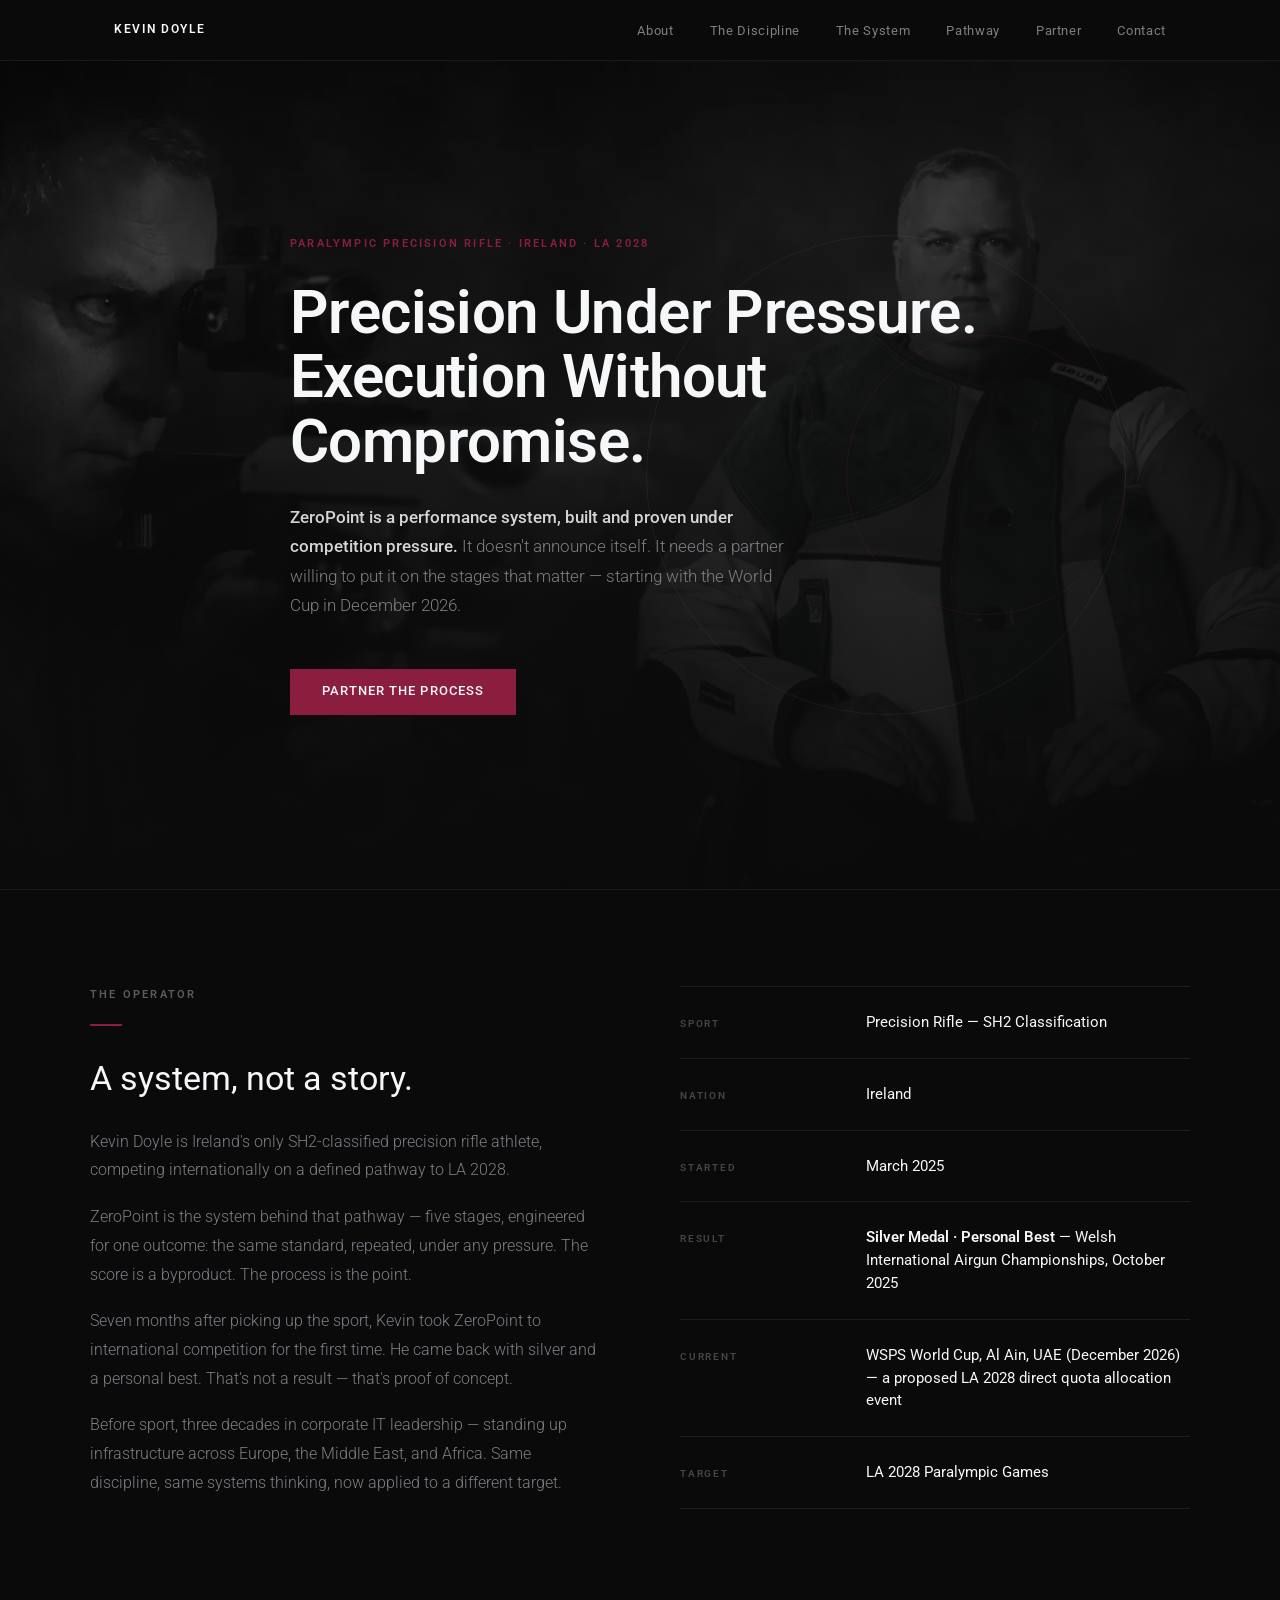
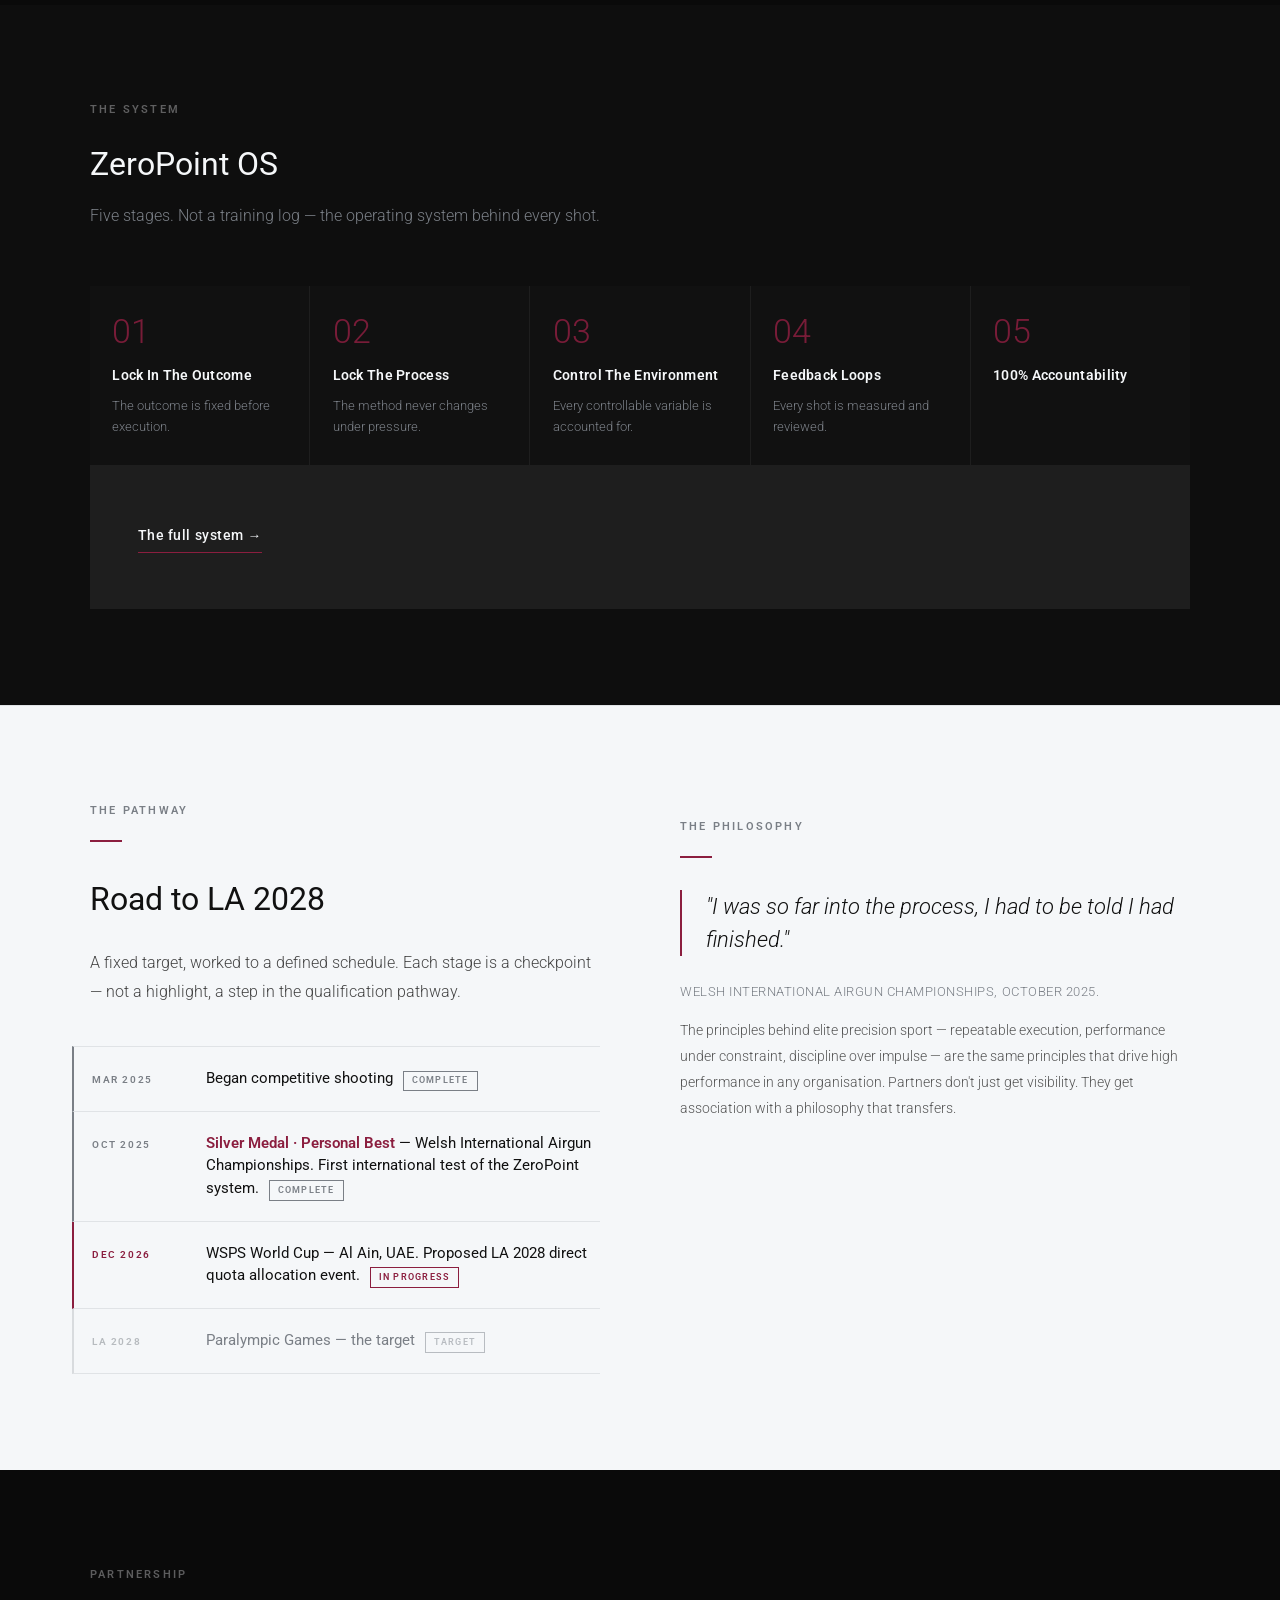
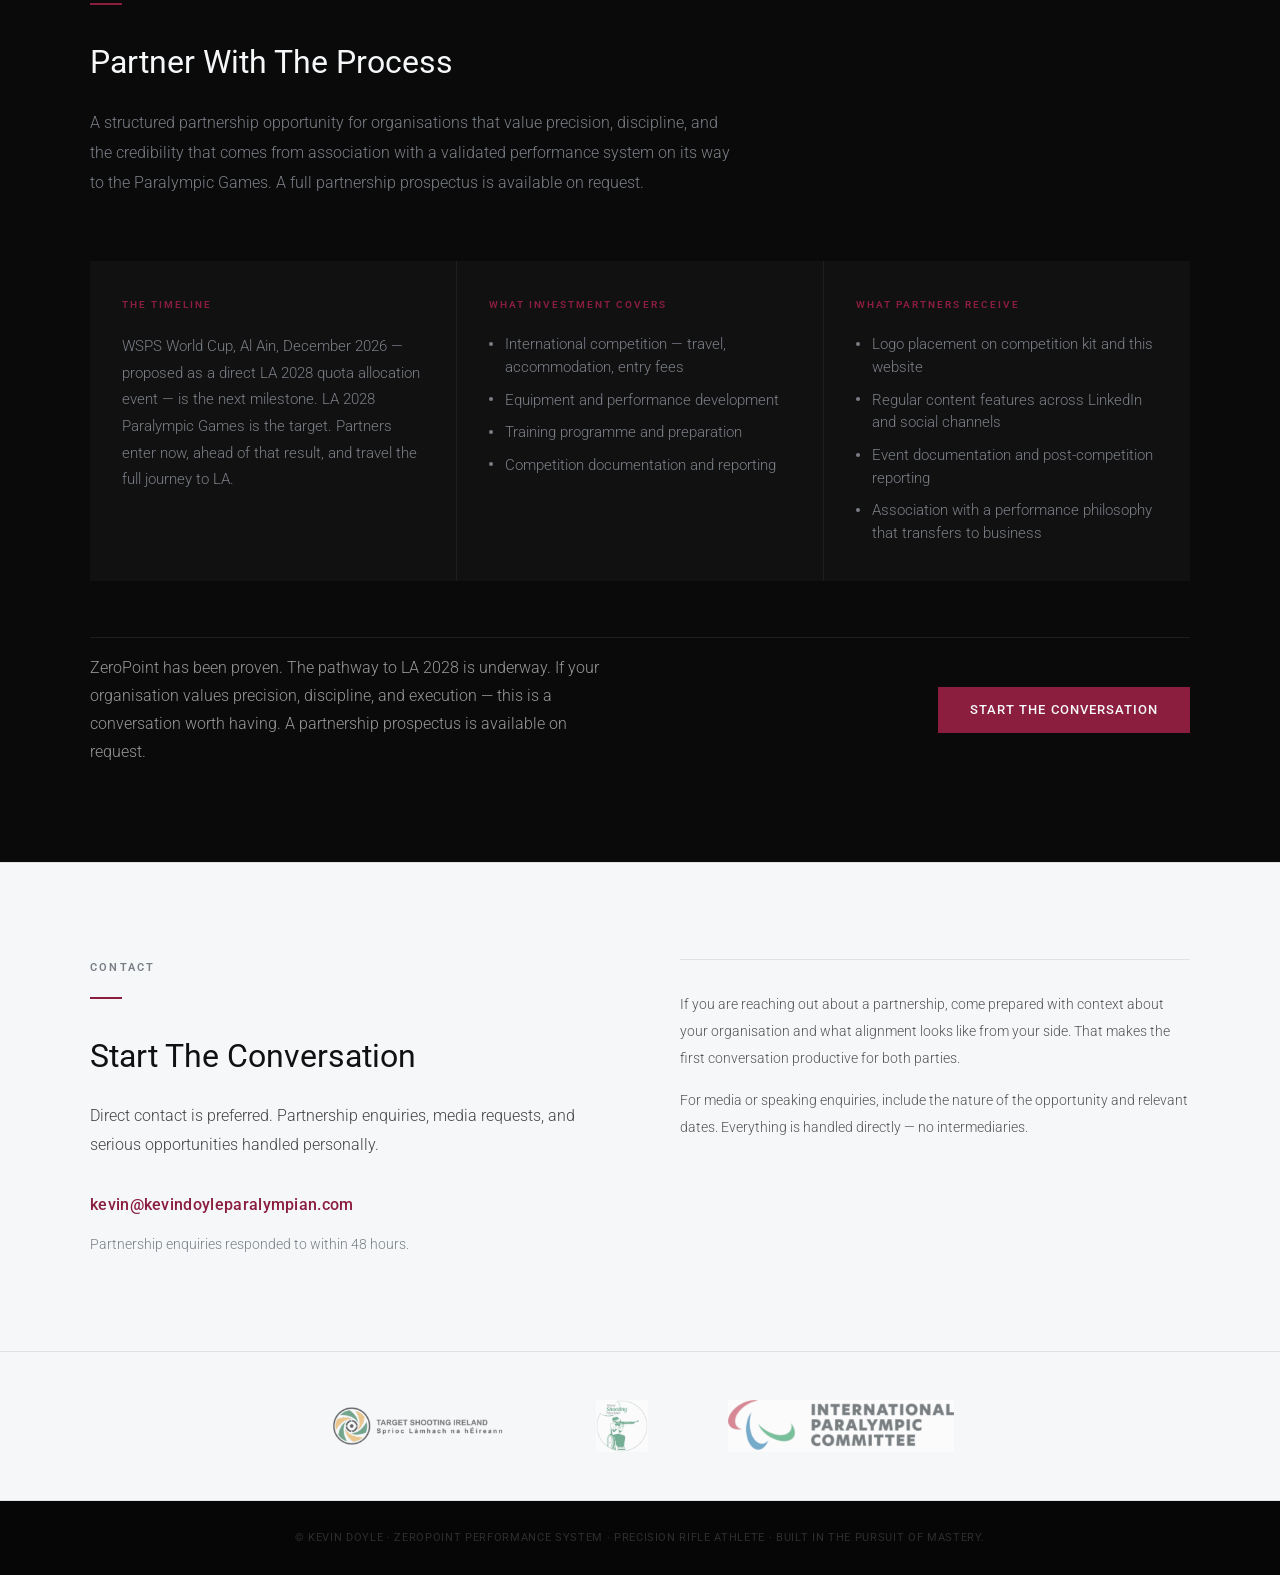
<file: index.html>
<!DOCTYPE html>
<html lang="en-GB">

<head>
  <!-- Google tag (gtag.js) -->
  <script async src="https://www.googletagmanager.com/gtag/js?id=G-MNPKL9EB6D"></script>
  <script>
    window.dataLayer = window.dataLayer || [];

    function gtag() {
      dataLayer.push(arguments);
    }
    gtag('js', new Date());

    gtag('config', 'G-MNPKL9EB6D');
  </script>
  <script type="text/javascript">
    (function (c, l, a, r, i, t, y) {
      c[a] = c[a] || function () {
        (c[a].q = c[a].q || []).push(arguments)
      };
      t = l.createElement(r);
      t.async = 1;
      t.src = "https://www.clarity.ms/tag/" + i;
      y = l.getElementsByTagName(r)[0];
      y.parentNode.insertBefore(t, y);
    })(window, document, "clarity", "script", "xsypkdxcrq");
  </script>
  <meta charset="UTF-8">
  <meta name="viewport" content="width=device-width, initial-scale=1">
  <title>Kevin Doyle | ZeroPoint — Precision Rifle Athlete</title>
  <meta name="description"
    content="Precision Under Pressure. Execution Without Compromise. Irish Paralympic precision rifle athlete building toward LA 2028.">
  <meta property="og:title" content="Kevin Doyle | ZeroPoint">
  <meta property="og:description" content="Precision Under Pressure. Execution Without Compromise.">
  <meta property="og:type" content="profile">
  <meta property="og:image" content="https://kevindoyleparalympian.com/assets/img/Video-Lead-In-Image.webp">
  <meta property="og:url" content="https://kevindoyleparalympian.com/">
  <link rel="canonical" href="https://kevindoyleparalympian.com/">
  <link rel="preconnect" href="https://fonts.googleapis.com">
  <link rel="preconnect" href="https://fonts.gstatic.com" crossorigin>
  <link rel="preload"
    href="https://fonts.googleapis.com/css2?family=Roboto:ital,wght@0,300;0,400;0,500;0,600;1,300&display=swap"
    as="style" onload="this.onload=null;this.rel='stylesheet'">
  <noscript>
    <link href="https://fonts.googleapis.com/css2?family=Roboto:ital,wght@0,300;0,400;0,500;0,600;1,300&display=swap"
      rel="stylesheet">
  </noscript>
  <link rel="preload" as="image" href="assets/img/Video-Lead-In-Image.webp" fetchpriority="high">
  <link rel="stylesheet" href="assets/CSS/styles.css">

  <script type="application/ld+json">
    {
      "@context": "https://schema.org",
      "@type": "Person",
      "name": "Kevin Doyle",
      "url": "https://kevindoyleparalympian.com/",
      "image": "https://kevindoyleparalympian.com/assets/img/Video-Lead-In-Image.webp",
      "jobTitle": "Paralympic Precision Rifle Athlete",
      "nationality": "Irish",
      "description": "Ireland's only SH2-classified precision rifle athlete, competing internationally on a defined pathway to the LA 2028 Paralympic Games.",
      "memberOf": {
        "@type": "SportsOrganization",
        "name": "World Shooting Para Sport"
      },
      "knowsAbout": ["Para Shooting", "10m Air Rifle", "SH2 Classification", "Precision Rifle Sport"]
    }
  </script>

</head>

<body>

  <!-- NAV -->
  <nav>
    <div class="nav-inner">
      <span class="nav-brand">Kevin Doyle</span>
      <button class="nav-toggle" aria-label="Toggle menu" onclick="this.nextElementSibling.classList.toggle('open')">
        <span></span><span></span><span></span>
      </button>
      <ul class="nav-links">
        <li><a href="#about">About</a></li>
        <li><a href="the-discipline.html">The Discipline</a></li>
        <li><a href="zeropoint-os.html">The System</a></li>
        <li><a href="#mission">Pathway</a></li>
        <li><a href="#partner">Partner</a></li>
        <li><a href="#contact">Contact</a></li>
      </ul>
    </div>
  </nav>

  <main>

    <!-- HERO — carries the "why", not just the identity -->
    <section id="hero">
      <div class="hero-inner">
        <p class="hero-label">Paralympic Precision Rifle · Ireland · LA 2028</p>
        <h1 class="hero-title">Precision Under Pressure.<br>Execution Without Compromise.</h1>
        <p class="hero-sub"><strong>ZeroPoint is a performance system, built and proven under competition
            pressure.</strong> It doesn't announce itself. It needs a partner willing to put it on the stages that
          matter — starting with the World Cup in December 2026.</p>
        <a href="#partner" class="btn btn-primary">Partner The Process</a>
      </div>
    </section>

    <!-- IDENTITY (About + Philosophy, merged) -->
    <section id="about">
      <div class="about-inner">
        <div>
          <p class="eyebrow eyebrow--light">The Operator</p>
          <div class="rule"></div>
          <h2 class="about-title">A system, not a story.</h2>
          <div class="about-body">
            <p>Kevin Doyle is Ireland's only SH2-classified precision rifle athlete, competing internationally on a
              defined pathway to LA 2028.</p>
            <p>ZeroPoint is the system behind that pathway — five stages, engineered for one outcome: the same
              standard, repeated, under any pressure. The score is a byproduct. The process is the point.</p>
            <p>Seven months after picking up the sport, Kevin took ZeroPoint to international competition for the
              first time. He came back with silver and a personal best. That's not a result — that's proof of
              concept.</p>
            <p>Before sport, three decades in corporate IT leadership — standing up infrastructure across Europe, the
              Middle East, and Africa. Same discipline, same systems thinking, now applied to a different target.</p>
          </div>
        </div>
        <div class="about-stats">
          <div class="stat-row">
            <span class="stat-label">Sport</span>
            <span class="stat-value">Precision Rifle — SH2 Classification</span>
          </div>
          <div class="stat-row">
            <span class="stat-label">Nation</span>
            <span class="stat-value">Ireland</span>
          </div>
          <div class="stat-row">
            <span class="stat-label">Started</span>
            <span class="stat-value">March 2025</span>
          </div>
          <div class="stat-row">
            <span class="stat-label">Result</span>
            <span class="stat-value"><strong>Silver Medal · Personal Best</strong> — Welsh International Airgun
              Championships, October 2025</span>
          </div>
          <div class="stat-row">
            <span class="stat-label">Current</span>
            <span class="stat-value">WSPS World Cup, Al Ain, UAE (December 2026) — a proposed LA 2028 direct quota
              allocation event</span>
          </div>
          <div class="stat-row">
            <span class="stat-label">Target</span>
            <span class="stat-value">LA 2028 Paralympic Games</span>
          </div>
        </div>
      </div>
    </section>

    <!-- ZERO POINT OS — homepage summary; full five-stage detail lives on zeropoint-os.html -->
    <section id="system">
      <div class="system-inner">
        <div class="system-header">
          <p class="eyebrow eyebrow--light">The System</p>
          <h2 class="system-title">ZeroPoint OS</h2>
          <p class="system-sub">Five stages. Not a training log — the operating system behind every shot.</p>
        </div>
        <div class="system-grid">
          <div class="system-card">
            <p class="system-card-num">01</p>
            <h3 class="system-card-title">Lock In The Outcome</h3>
            <p class="system-card-body">The outcome is fixed before execution.</p>
          </div>
          <div class="system-card">
            <p class="system-card-num">02</p>
            <h3 class="system-card-title">Lock The Process</h3>
            <p class="system-card-body">The method never changes under pressure.</p>
          </div>
          <div class="system-card">
            <p class="system-card-num">03</p>
            <h3 class="system-card-title">Control The Environment</h3>
            <p class="system-card-body">Every controllable variable is accounted for.</p>
          </div>
          <div class="system-card">
            <p class="system-card-num">04</p>
            <h3 class="system-card-title">Feedback Loops</h3>
            <p class="system-card-body">Every shot is measured and reviewed.</p>
          </div>
          <div class="system-card">
            <p class="system-card-num">05</p>
            <h3 class="system-card-title">100% Accountability</h3>
          </div>
          <div class="system-cta">
            <a href="zeropoint-os.html" class="system-cta-link">The full system &rarr;</a>
          </div>
        </div>
    </section>

    <!-- PATHWAY -->
    <section id="mission">
      <div class="mission-inner">
        <div>
          <p class="eyebrow">The Pathway</p>
          <div class="rule"></div>
          <h2 class="mission-title">Road to LA 2028</h2>
          <p class="mission-body">A fixed target, worked to a defined schedule. Each stage is a checkpoint —
            not a highlight, a step in the qualification pathway.
          </p>
          <div class="timeline">
            <div class="timeline-item timeline-item--done">
              <span class="timeline-date">Mar 2025</span>
              <span class="timeline-event">Began competitive shooting<span
                  class="timeline-status">Complete</span></span>
            </div>
            <div class="timeline-item timeline-item--done">
              <span class="timeline-date">Oct 2025</span>
              <span class="timeline-event"><strong>Silver Medal · Personal Best</strong> — Welsh International Airgun
                Championships. First international test of the ZeroPoint system.<span
                  class="timeline-status">Complete</span></span>
            </div>
            <div class="timeline-item timeline-item--current">
              <span class="timeline-date">Dec 2026</span>
              <span class="timeline-event">WSPS World Cup — Al Ain, UAE. Proposed LA 2028 direct quota allocation
                event.<span class="timeline-status">In Progress</span></span>
            </div>
            <div class="timeline-item timeline-item--future">
              <span class="timeline-date">LA 2028</span>
              <span class="timeline-event">Paralympic Games — the target<span
                  class="timeline-status">Target</span></span>
            </div>
          </div>
        </div>
        <div class="mission-quote-block">
          <p class="eyebrow">The Philosophy</p>
          <div class="rule"></div>
          <p class="mission-quote">"I was so far into the process, I had to be told I had finished."</p>
          <p class="mission-quote-sub"><em>Welsh International Airgun Championships, October 2025.</em> The
            principles behind elite precision sport — repeatable execution, performance under constraint,
            discipline over impulse — are the same principles that drive high performance in any organisation.
            Partners don't just get visibility. They get association with a philosophy that transfers.</p>
        </div>
      </div>
    </section>

    <!-- PARTNER -->
    <section id="partner">
      <div class="partner-inner">
        <div class="partner-header">
          <p class="eyebrow eyebrow--light">Partnership</p>
          <div class="rule"></div>
          <h2 class="partner-title">Partner With The Process</h2>
          <p class="partner-lead">A structured partnership opportunity for organisations that value precision,
            discipline,
            and the credibility that comes from association with a validated performance system on its way to the
            Paralympic Games. A full partnership prospectus is available on request.</p>
        </div>
        <div class="partner-grid">
          <div class="partner-card">
            <p class="partner-card-title">The Timeline</p>
            <p class="partner-card-body">WSPS World Cup, Al Ain, December 2026 — proposed as a direct LA 2028 quota
              allocation event — is the next milestone. LA 2028 Paralympic Games is the target. Partners enter now,
              ahead of that result, and travel the full journey to LA.
            </p>
          </div>
          <div class="partner-card">
            <p class="partner-card-title">What Investment Covers</p>
            <ul class="partner-card-list">
              <li>International competition — travel, accommodation, entry fees</li>
              <li>Equipment and performance development</li>
              <li>Training programme and preparation</li>
              <li>Competition documentation and reporting</li>
            </ul>
          </div>
          <div class="partner-card">
            <p class="partner-card-title">What Partners Receive</p>
            <ul class="partner-card-list">
              <li>Logo placement on competition kit and this website</li>
              <li>Regular content features across LinkedIn and social channels</li>
              <li>Event documentation and post-competition reporting</li>
              <li>Association with a performance philosophy that transfers to business</li>
            </ul>
          </div>
        </div>
        <div class="partner-closing">
          <p class="partner-closing-text">ZeroPoint has been proven. The pathway to LA 2028 is underway. If your
            organisation values precision, discipline, and execution — this is a conversation worth having. A
            partnership
            prospectus is available on request.</p>
          <a href="#contact" class="btn btn-primary">Start The Conversation</a>
        </div>
      </div>
    </section>

    <!-- CONTACT -->
    <section id="contact">
      <div class="contact-inner">
        <div>
          <p class="eyebrow">Contact</p>
          <div class="rule"></div>
          <h2 class="contact-title">Start The Conversation</h2>
          <p class="contact-body">Direct contact is preferred. Partnership enquiries, media requests, and serious
            opportunities handled personally.</p>
          <a href="mailto:kevin@kevindoyleparalympian.com" class="contact-email">kevin@kevindoyleparalympian.com</a>
          <p class="contact-response">Partnership enquiries responded to within 48 hours.</p>
        </div>
        <div class="contact-detail">
          <p>If you are reaching out about a partnership, come prepared with context about your organisation and what
            alignment looks like from your side. That makes the first conversation productive for both parties.</p>
          <p>For media or speaking enquiries, include the nature of the opportunity and relevant dates. Everything is
            handled directly — no intermediaries.</p>
        </div>
      </div>
    </section>

    <!-- LOGO BAND -->
  </main>

  <div class="logo-band">
    <div class="logo-band-inner">
      <img src="assets/img/Target-Shooting-Ireland_Final_300-300x82.png" alt="Target Shooting Ireland" width="300"
        height="82" loading="lazy">
      <img src="assets/img/world-shooting-para-sports-300x300.jpg" alt="World Shooting Para Sport" width="300"
        height="300" loading="lazy">
      <img src="assets/img/ipc-300x69.png" alt="International Paralympic Committee" width="300" height="69"
        loading="lazy">
    </div>
  </div>

  <!-- FOOTER -->
  <footer>
    <div class="footer-inner" style="max-width:var(--max-w);margin:0 auto;">
      <p class="footer-copy">© Kevin Doyle · ZeroPoint Performance System · Precision Rifle Athlete · Built in the
        pursuit of mastery.</p>
    </div>
  </footer>

</body>

</html>
</file>
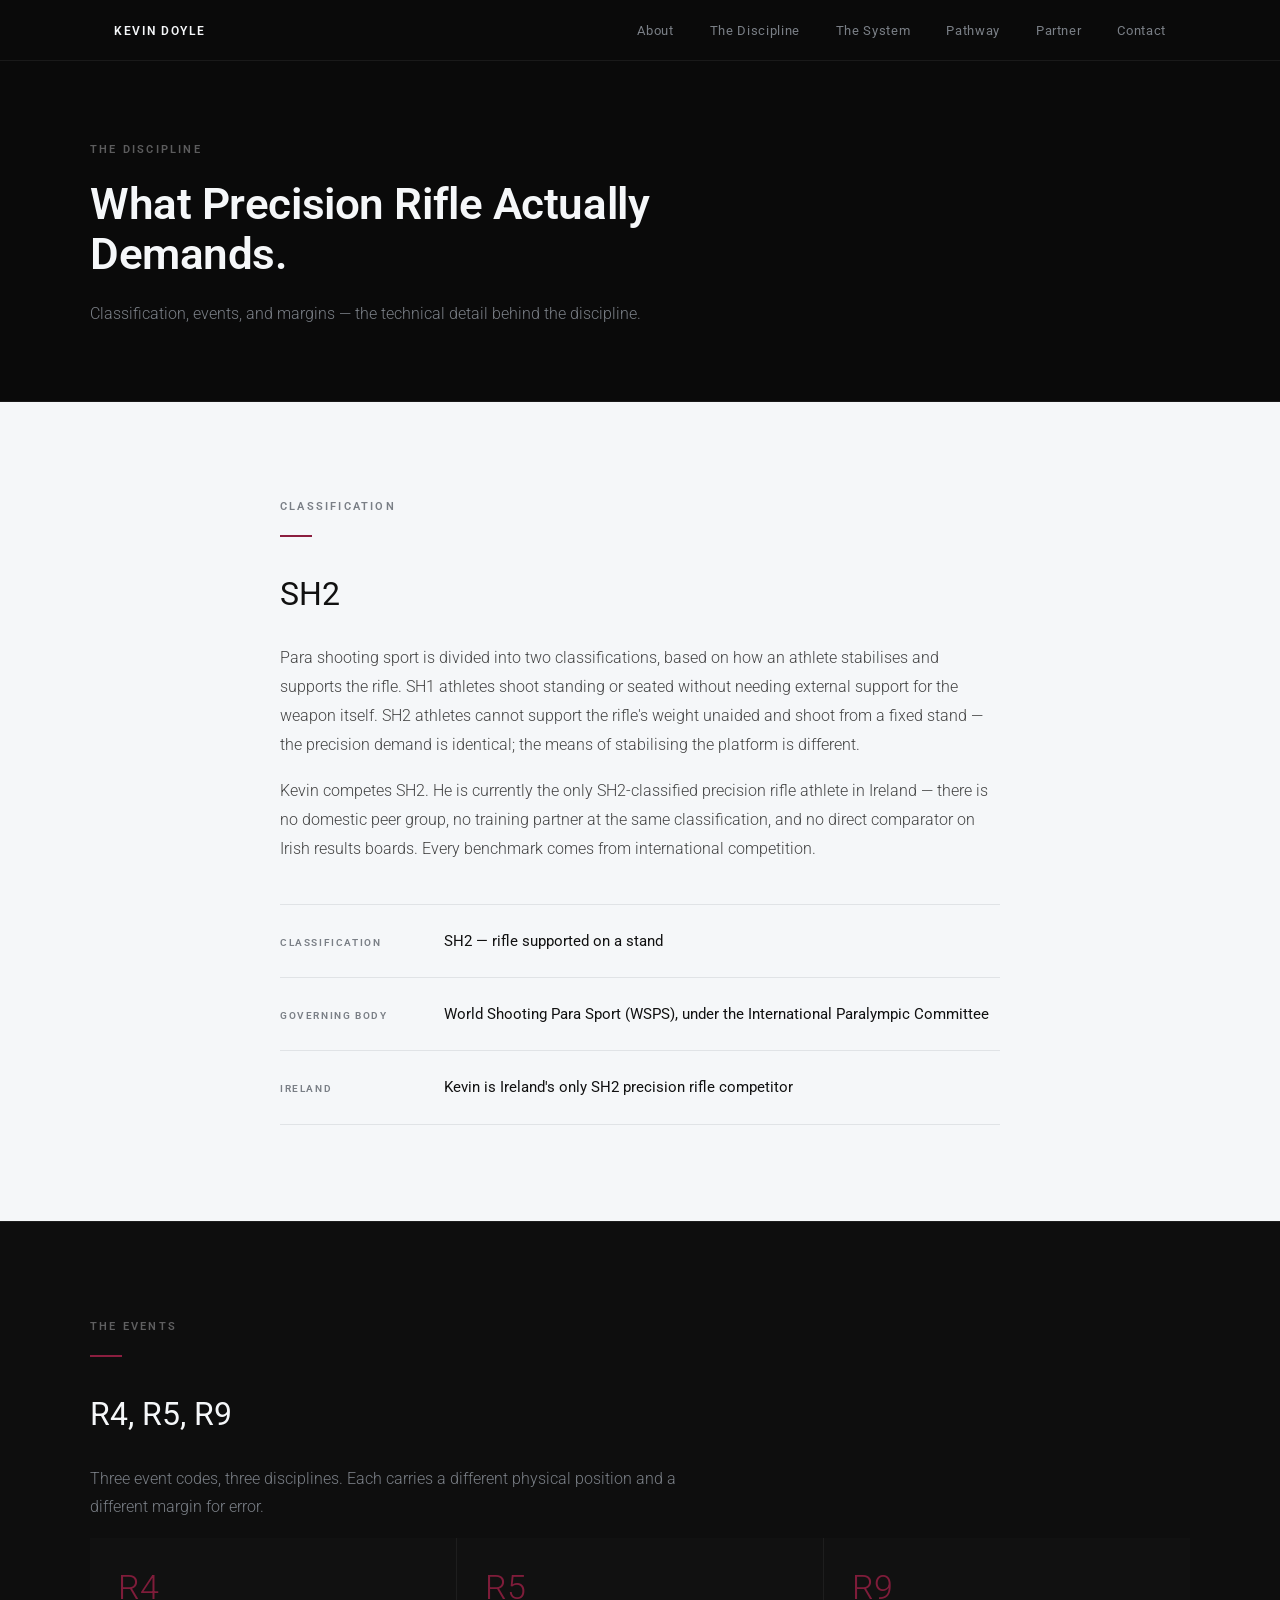
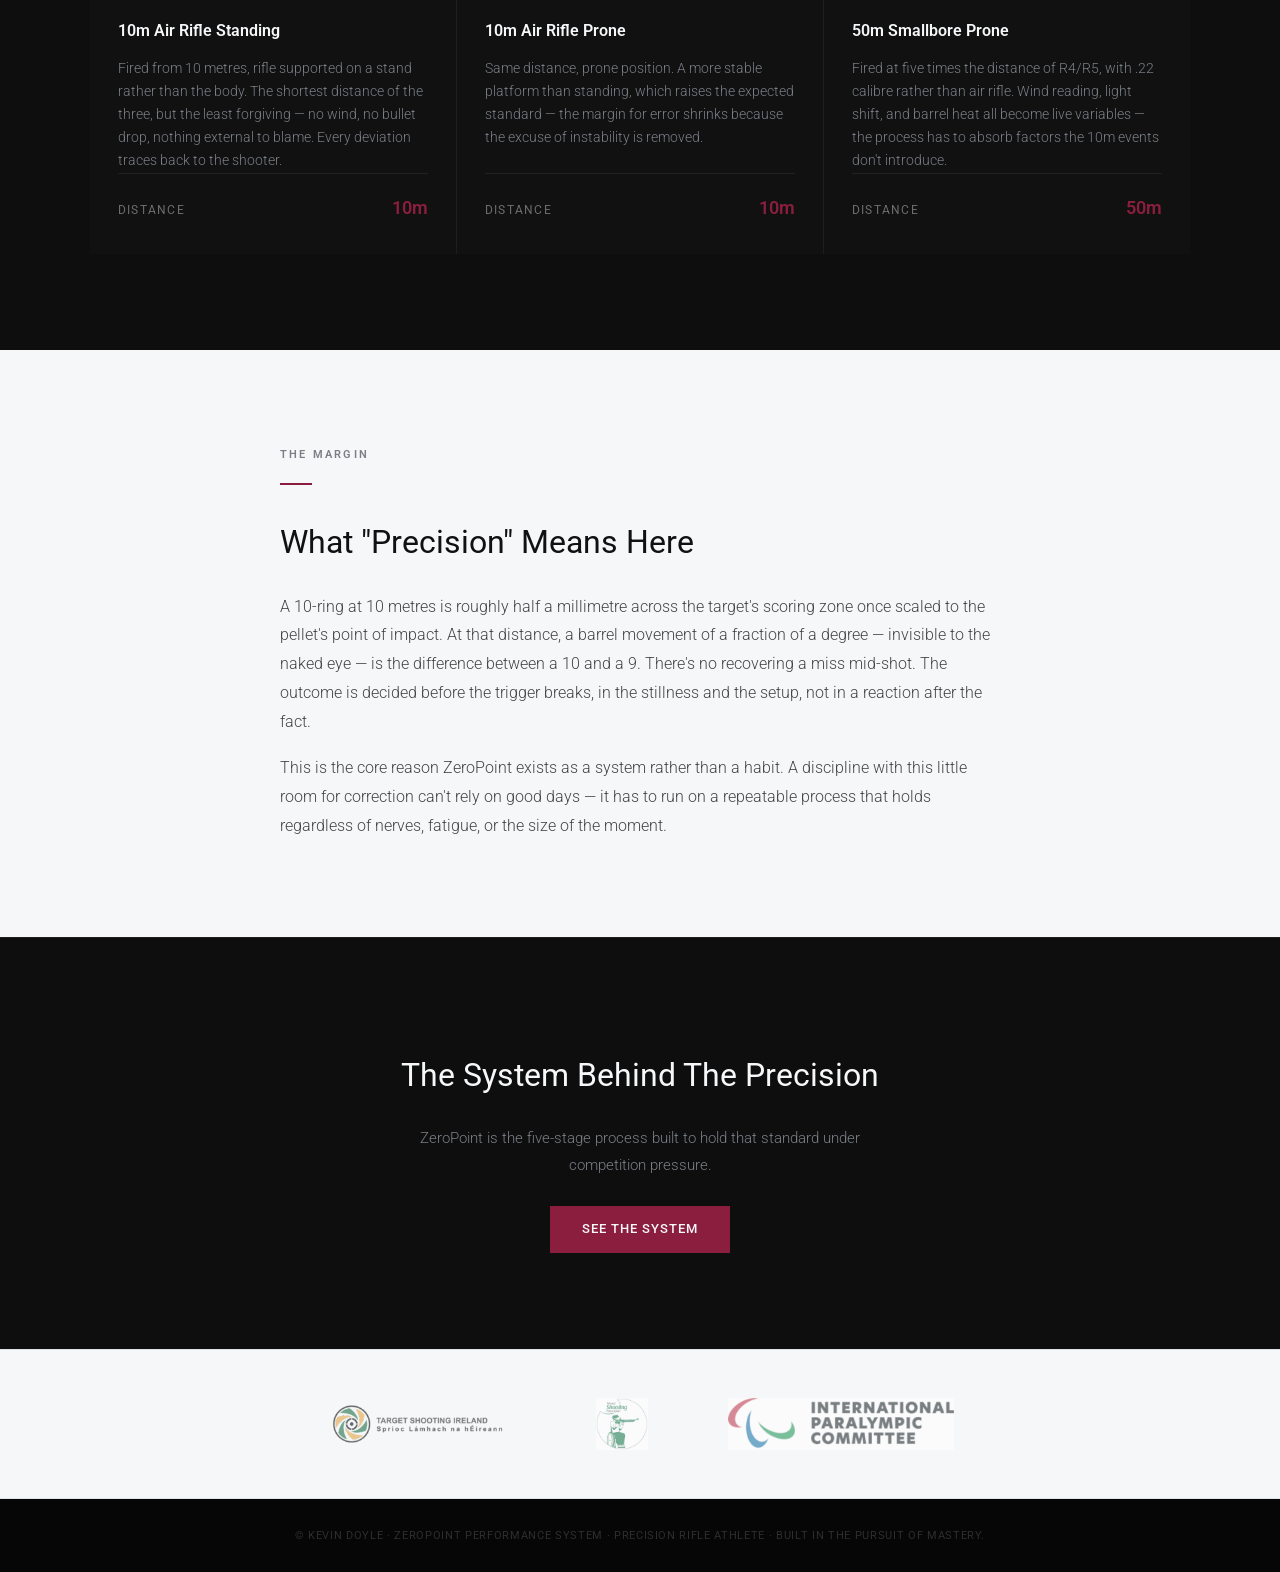
<file: the-discipline.html>
<!DOCTYPE html>
<html lang="en-GB">

<head>
    <!-- Google tag (gtag.js) -->
    <script async src="https://www.googletagmanager.com/gtag/js?id=G-MNPKL9EB6D"></script>
    <script>
        window.dataLayer = window.dataLayer || [];

        function gtag() {
            dataLayer.push(arguments);
        }
        gtag('js', new Date());

        gtag('config', 'G-MNPKL9EB6D');
    </script>
    <script type="text/javascript">
        (function (c, l, a, r, i, t, y) {
            c[a] = c[a] || function () {
                (c[a].q = c[a].q || []).push(arguments)
            };
            t = l.createElement(r);
            t.async = 1;
            t.src = "https://www.clarity.ms/tag/" + i;
            y = l.getElementsByTagName(r)[0];
            y.parentNode.insertBefore(t, y);
        })(window, document, "clarity", "script", "xsypkdxcrq");
    </script>
    <meta charset="UTF-8">
    <meta name="viewport" content="width=device-width, initial-scale=1">
    <title>The Discipline | Kevin Doyle — Precision Rifle Explained</title>
    <meta name="description"
        content="What SH2 classification means, what R4, R5 and R9 actually involve, and what a precision rifle event demands. A technical explainer for those new to the sport.">
    <meta property="og:title" content="The Discipline | Kevin Doyle">
    <meta property="og:description"
        content="What precision rifle competition actually involves — classification, events, and demand.">
    <meta property="og:type" content="website">
    <meta property="og:image" content="https://kevindoyleparalympian.com/assets/img/Video-Lead-In-Image.webp">
    <meta property="og:url" content="https://kevindoyleparalympian.com/the-discipline.html">
    <link rel="canonical" href="https://kevindoyleparalympian.com/the-discipline.html">
    <link rel="preconnect" href="https://fonts.googleapis.com">
    <link rel="preconnect" href="https://fonts.gstatic.com" crossorigin>
    <link rel="preload"
        href="https://fonts.googleapis.com/css2?family=Roboto:ital,wght@0,300;0,400;0,500;0,600;1,300&display=swap"
        as="style" onload="this.onload=null;this.rel='stylesheet'">
    <noscript>
        <link
            href="https://fonts.googleapis.com/css2?family=Roboto:ital,wght@0,300;0,400;0,500;0,600;1,300&display=swap"
            rel="stylesheet">
    </noscript>
    <link rel="stylesheet" href="assets/CSS/styles.css">

</head>

<body>

    <!-- NAV -->
    <nav>
        <div class="nav-inner">
            <a href="index.html"><span class="nav-brand">Kevin Doyle</span></a>
            <button class="nav-toggle" aria-label="Toggle menu"
                onclick="this.nextElementSibling.classList.toggle('open')">
                <span></span><span></span><span></span>
            </button>
            <ul class="nav-links">
                <li><a href="index.html#about">About</a></li>
                <li><a href="the-discipline.html">The Discipline</a></li>
                <li><a href="zeropoint-os.html">The System</a></li>
                <li><a href="index.html#mission">Pathway</a></li>
                <li><a href="index.html#partner">Partner</a></li>
                <li><a href="index.html#contact">Contact</a></li>
            </ul>
        </div>
    </nav>

    <main>

        <!-- PAGE HERO -->
        <section id="page-hero">
            <div class="page-hero-inner">
                <p class="eyebrow eyebrow--light">The Discipline</p>
                <h1 class="page-hero-title">What Precision Rifle Actually Demands.</h1>
                <p class="page-hero-sub">Classification, events, and margins — the technical detail behind the
                    discipline.</p>
            </div>
        </section>

        <!-- CLASSIFICATION -->
        <section class="content-section content-section--white">
            <div class="content-inner content-inner--narrow">
                <p class="eyebrow">Classification</p>
                <div class="rule"></div>
                <h2 class="section-title">SH2</h2>
                <p class="body-text">Para shooting sport is divided into two classifications, based on how an athlete
                    stabilises and supports the rifle. SH1 athletes shoot standing or seated without needing external
                    support for the weapon itself. SH2 athletes cannot support the rifle's weight unaided and shoot from
                    a fixed stand — the precision demand is identical; the means of stabilising the platform is
                    different.</p>
                <p class="body-text">Kevin competes SH2. He is currently the only SH2-classified precision rifle athlete
                    in Ireland — there is no domestic peer group, no training partner at the same classification, and no
                    direct comparator on Irish results boards. Every benchmark comes from international competition.</p>

                <div style="margin-top: 2.5rem;">
                    <div class="class-row">
                        <span class="class-label">Classification</span>
                        <span class="class-value">SH2 — rifle supported on a stand</span>
                    </div>
                    <div class="class-row">
                        <span class="class-label">Governing Body</span>
                        <span class="class-value">World Shooting Para Sport (WSPS), under the International Paralympic
                            Committee</span>
                    </div>
                    <div class="class-row">
                        <span class="class-label">Ireland</span>
                        <span class="class-value">Kevin is Ireland's only SH2 precision rifle competitor</span>
                    </div>
                </div>
            </div>
        </section>

        <!-- EVENTS: R4 / R5 / R9 -->
        <section class="content-section content-section--dark">
            <div class="content-inner">
                <p class="eyebrow eyebrow--light">The Events</p>
                <div class="rule"></div>
                <h2 class="section-title" style="color: var(--cool-white);">R4, R5, R9</h2>
                <p class="body-text" style="max-width: 640px; margin-bottom: 1rem;">Three event codes, three
                    disciplines. Each carries a different physical position and a different margin for error.</p>

                <div class="event-grid">
                    <div class="event-card">
                        <p class="event-card-code">R4</p>
                        <h3 class="event-card-title">10m Air Rifle Standing</h3>
                        <p class="event-card-body">Fired from 10 metres, rifle supported on a stand rather than the
                            body. The shortest distance of the three, but the least forgiving — no wind, no bullet drop,
                            nothing external to blame. Every deviation traces back to the shooter.</p>
                        <div class="event-spec"><span>Distance</span><span>10m</span></div>
                    </div>
                    <div class="event-card">
                        <p class="event-card-code">R5</p>
                        <h3 class="event-card-title">10m Air Rifle Prone</h3>
                        <p class="event-card-body">Same distance, prone position. A more stable platform than standing,
                            which raises the expected standard — the margin for error shrinks because the excuse of
                            instability is removed.</p>
                        <div class="event-spec"><span>Distance</span><span>10m</span></div>
                    </div>
                    <div class="event-card">
                        <p class="event-card-code">R9</p>
                        <h3 class="event-card-title">50m Smallbore Prone</h3>
                        <p class="event-card-body">Fired at five times the distance of R4/R5, with .22 calibre rather
                            than air rifle. Wind reading, light shift, and barrel heat all become live variables — the
                            process has to absorb factors the 10m events don't introduce.</p>
                        <div class="event-spec"><span>Distance</span><span>50m</span></div>
                    </div>
                </div>
            </div>
        </section>

        <!-- WHAT THE MARGIN ACTUALLY MEANS -->
        <section class="content-section content-section--white">
            <div class="content-inner content-inner--narrow">
                <p class="eyebrow">The Margin</p>
                <div class="rule"></div>
                <h2 class="section-title">What "Precision" Means Here</h2>
                <p class="body-text">A 10-ring at 10 metres is roughly half a millimetre across the target's scoring
                    zone once scaled to the pellet's point of impact. At that distance, a barrel movement of a fraction
                    of a degree — invisible to the naked eye — is the difference between a 10 and a 9. There's no
                    recovering a miss mid-shot. The outcome is decided before the trigger breaks, in the stillness and
                    the setup, not in a reaction after the fact.</p>
                <p class="body-text">This is the core reason ZeroPoint exists as a system rather than a habit. A
                    discipline with this little room for correction can't rely on good days — it has to run on a
                    repeatable process that holds regardless of nerves, fatigue, or the size of the moment.</p>
            </div>
        </section>

        <!-- CTA -->
        <section class="content-section content-section--dark">
            <div class="content-inner cta-band">
                <h2 class="section-title" style="color: var(--cool-white);">The System Behind The Precision</h2>
                <p class="cta-text">ZeroPoint is the five-stage process built to hold that standard under competition
                    pressure.</p>
                <a href="zeropoint-os.html" class="btn btn-primary">See The System</a>
            </div>
        </section>

        <!-- LOGO BAND -->
    </main>

    <div class="logo-band">
        <div class="logo-band-inner">
            <img src="assets/img/Target-Shooting-Ireland_Final_300-300x82.png" alt="Target Shooting Ireland" width="300"
                height="82" loading="lazy">
            <img src="assets/img/world-shooting-para-sports-300x300.jpg" alt="World Shooting Para Sport" width="300"
                height="300" loading="lazy">
            <img src="assets/img/ipc-300x69.png" alt="International Paralympic Committee" width="300" height="69"
                loading="lazy">
        </div>
    </div>

    <!-- FOOTER -->
    <footer>
        <div class="footer-inner" style="max-width:var(--max-w);margin:0 auto;">
            <p class="footer-copy">© Kevin Doyle · ZeroPoint Performance System · Precision Rifle Athlete · Built in the
                pursuit of mastery.</p>
        </div>
    </footer>

</body>

</html>
</file>
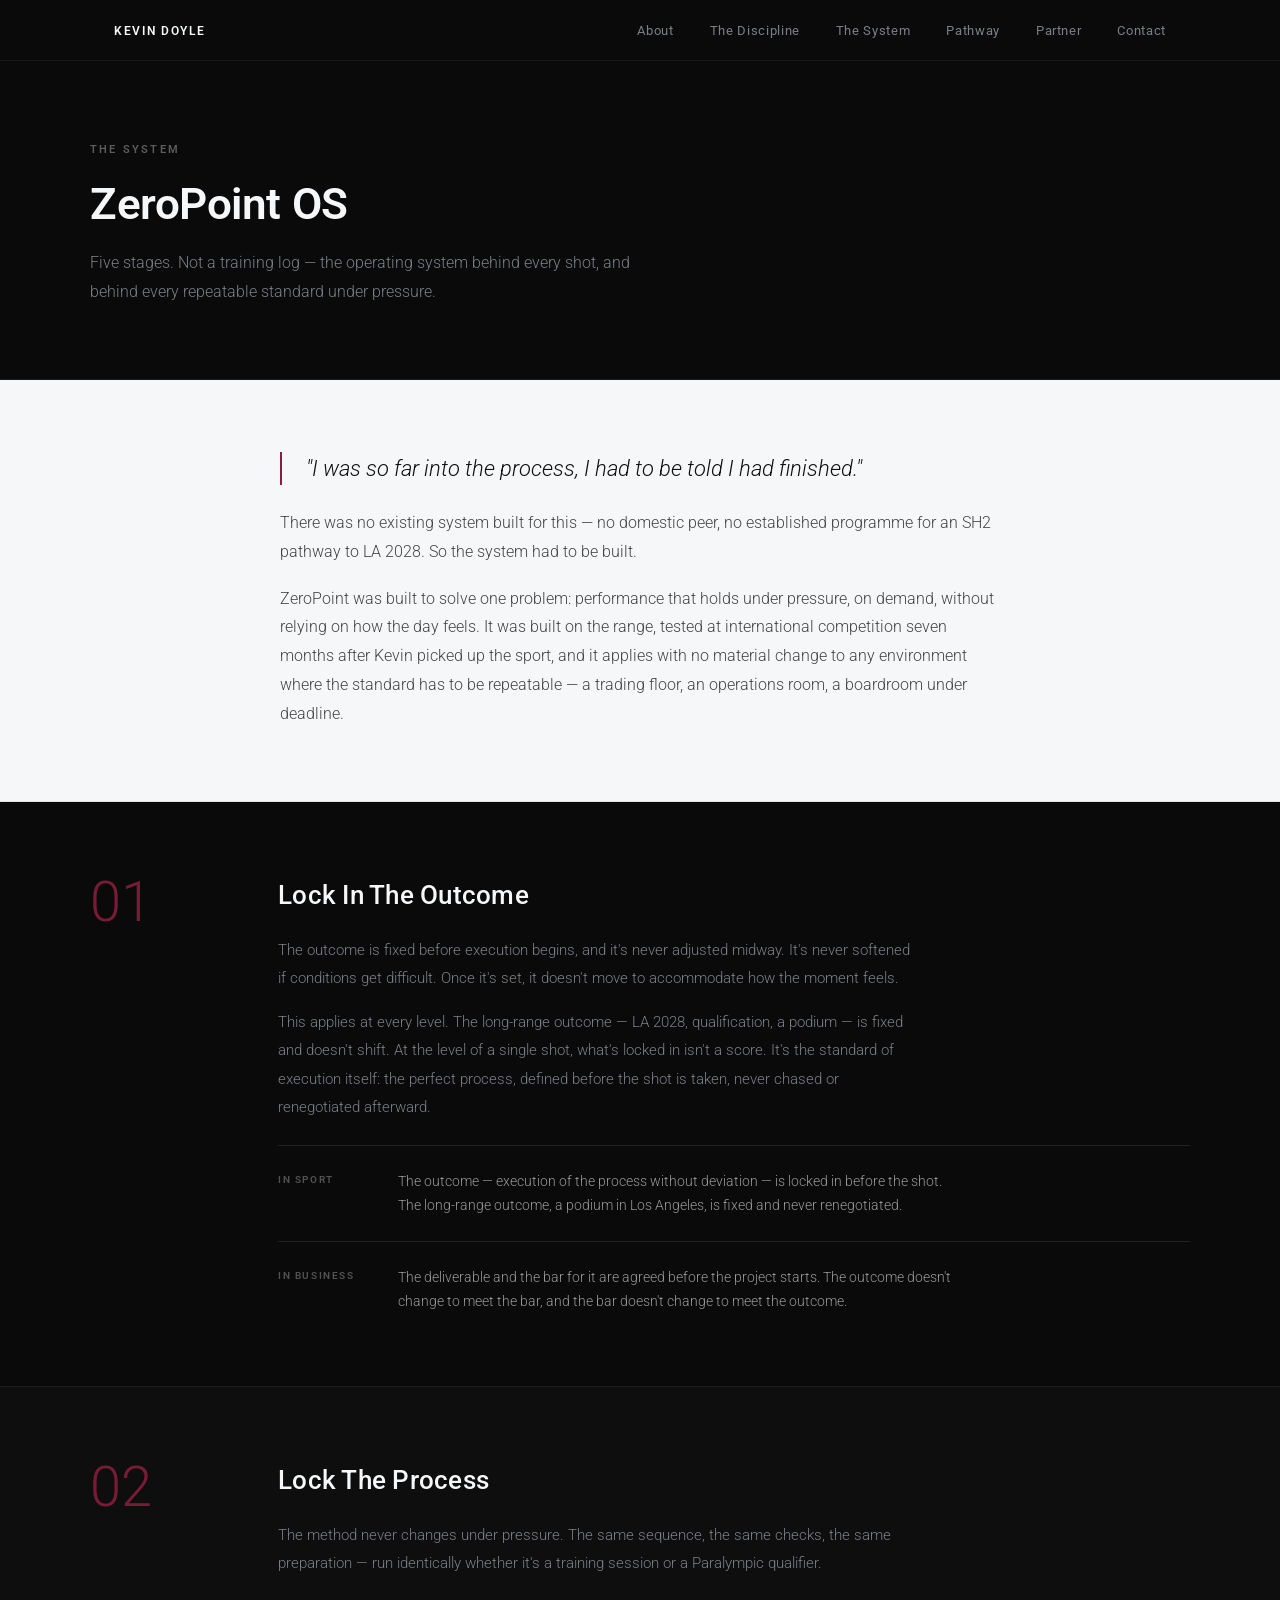
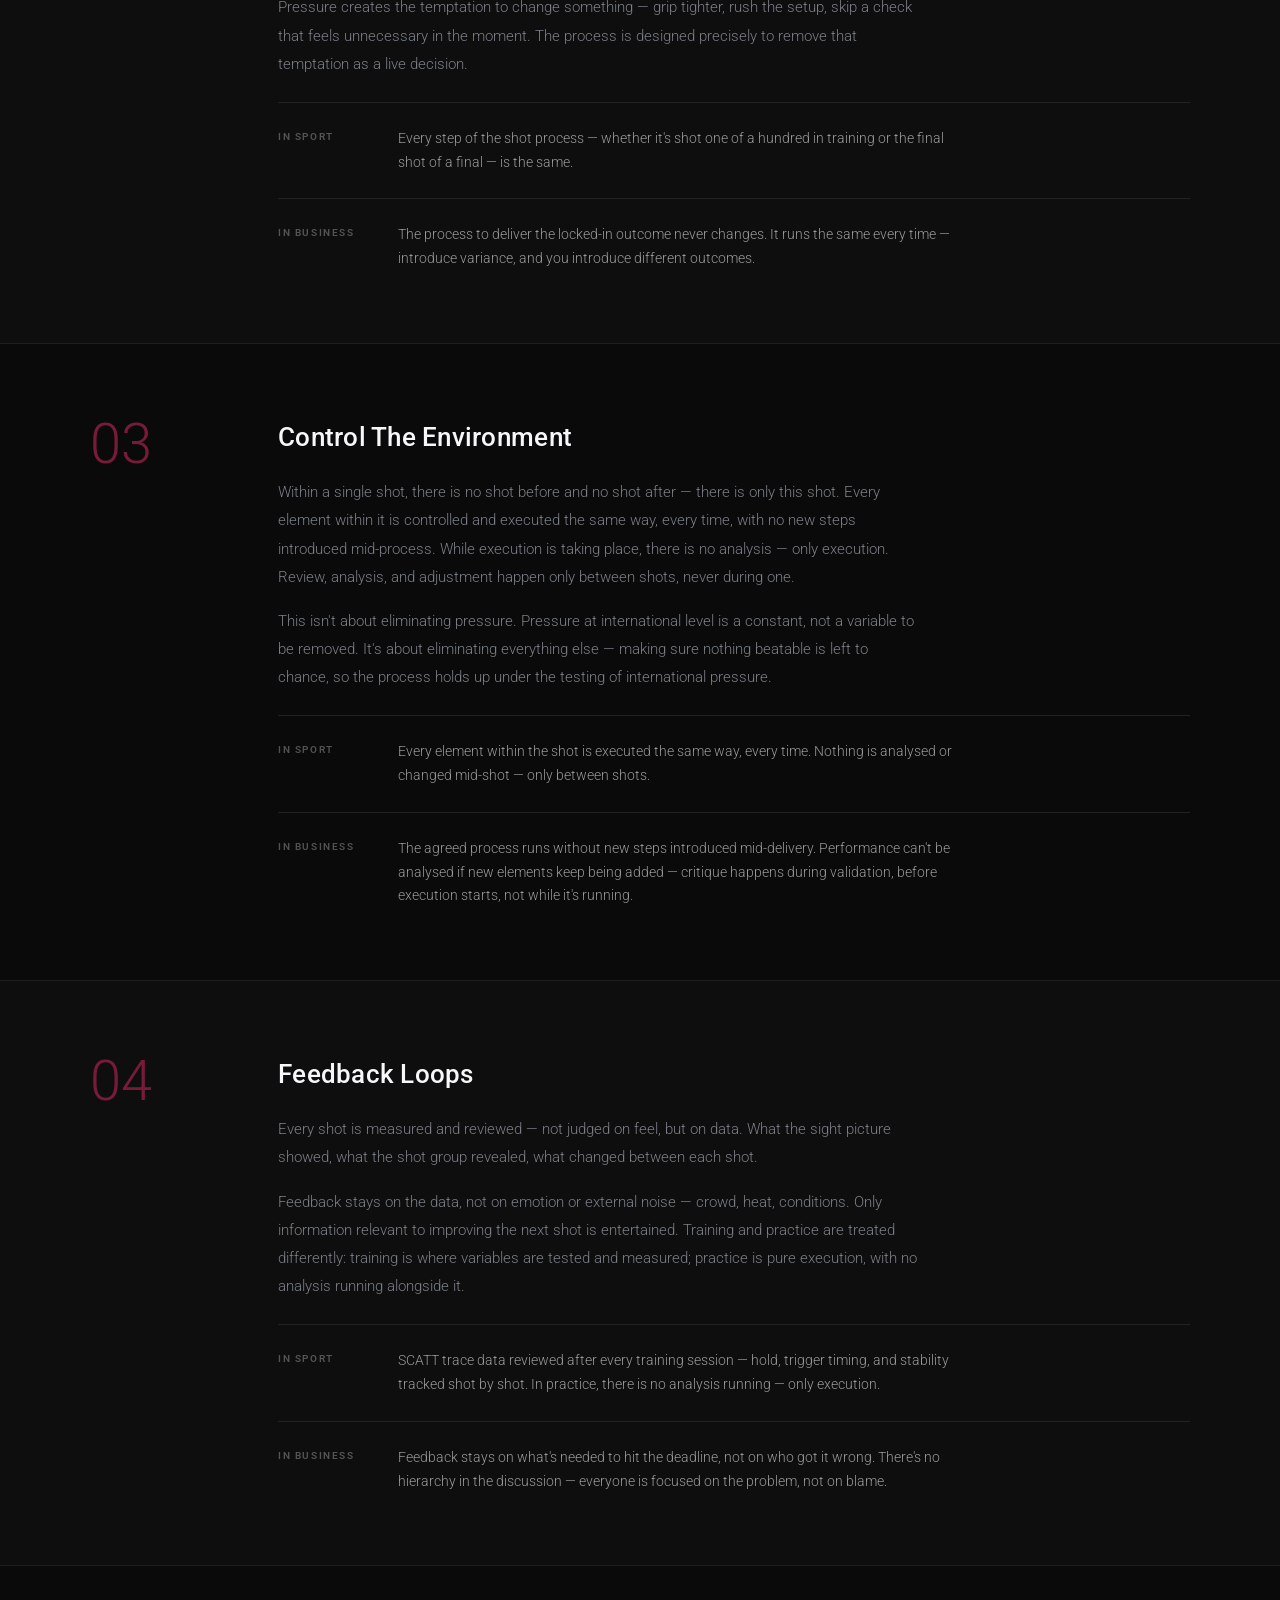
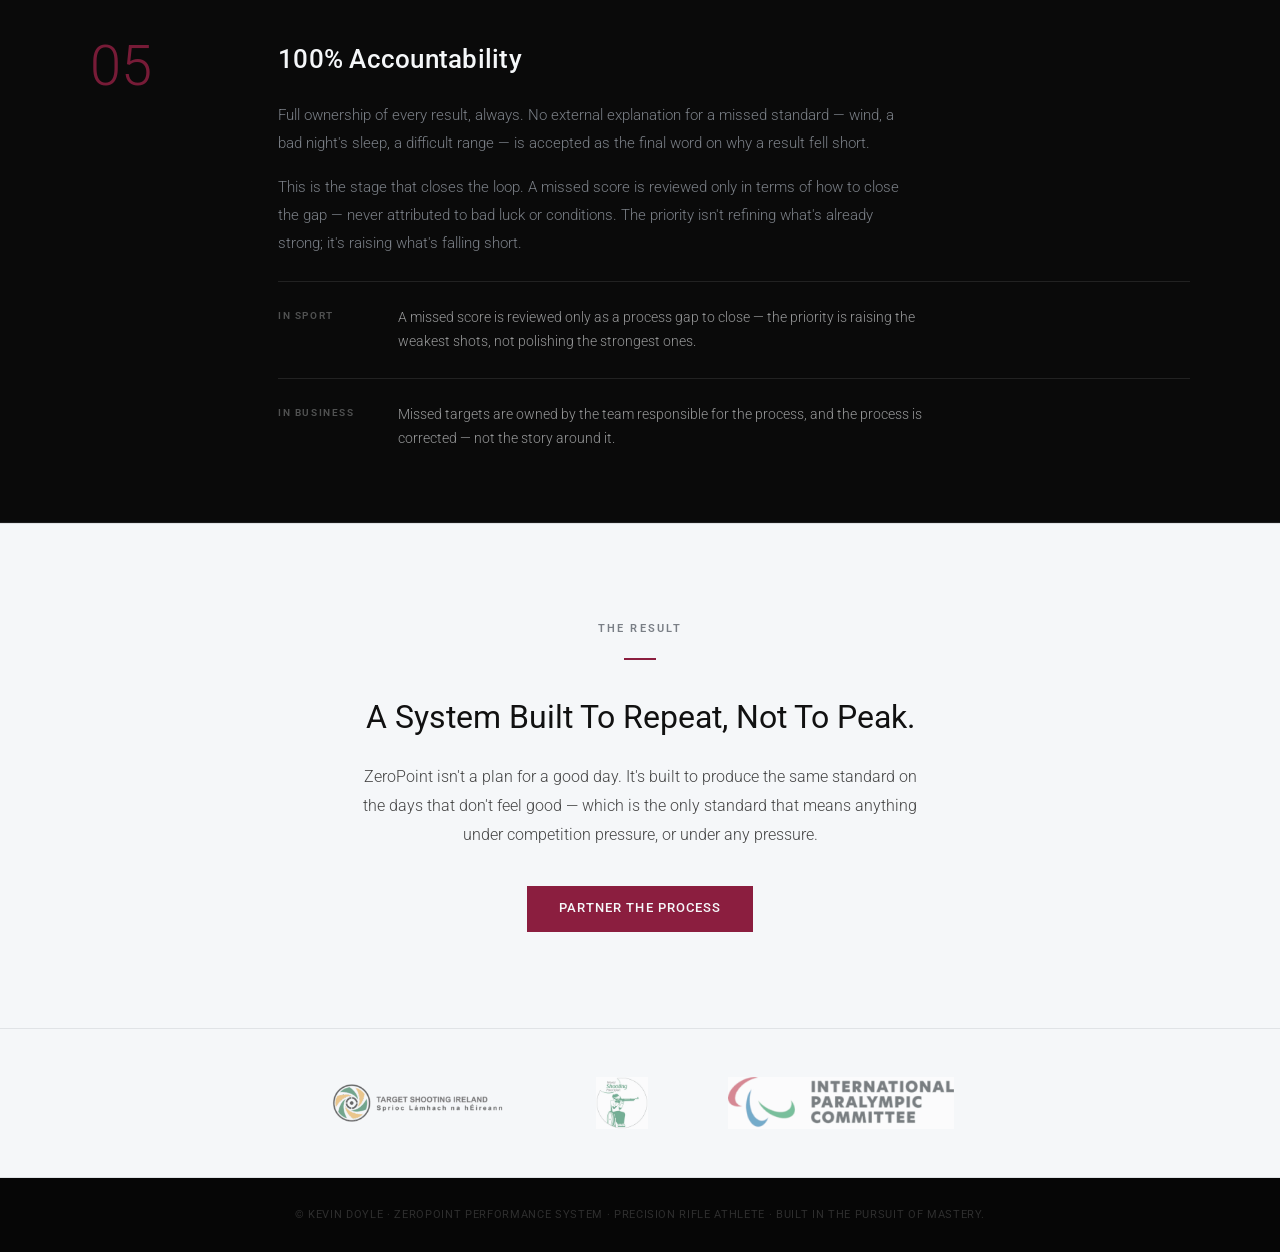
<file: zeropoint-os.html>
<!DOCTYPE html>
<html lang="en-GB">

<head>
  <!-- Google tag (gtag.js) -->
  <script async src="https://www.googletagmanager.com/gtag/js?id=G-MNPKL9EB6D"></script>
  <script>
    window.dataLayer = window.dataLayer || [];

    function gtag() {
      dataLayer.push(arguments);
    }
    gtag('js', new Date());

    gtag('config', 'G-MNPKL9EB6D');
  </script>
  <script type="text/javascript">
    (function (c, l, a, r, i, t, y) {
      c[a] = c[a] || function () {
        (c[a].q = c[a].q || []).push(arguments)
      };
      t = l.createElement(r);
      t.async = 1;
      t.src = "https://www.clarity.ms/tag/" + i;
      y = l.getElementsByTagName(r)[0];
      y.parentNode.insertBefore(t, y);
    })(window, document, "clarity", "script", "xsypkdxcrq");
  </script>
  <meta charset="UTF-8">
  <meta name="viewport" content="width=device-width, initial-scale=1">
  <title>ZeroPoint OS | Kevin Doyle — The System Behind The Standard</title>
  <meta name="description"
    content="ZeroPoint OS: the five-stage operating system behind repeatable performance under pressure. Built for competition. Built to transfer.">
  <meta property="og:title" content="ZeroPoint OS | Kevin Doyle">
  <meta property="og:description" content="The five-stage operating system behind repeatable performance under pressure.">
  <meta property="og:type" content="website">
  <meta property="og:image" content="https://kevindoyleparalympian.com/assets/img/Video-Lead-In-Image.webp">
  <meta property="og:url" content="https://kevindoyleparalympian.com/zeropoint-os.html">
  <link rel="canonical" href="https://kevindoyleparalympian.com/zeropoint-os.html">
  <link rel="preconnect" href="https://fonts.googleapis.com">
  <link rel="preconnect" href="https://fonts.gstatic.com" crossorigin>
  <link rel="preload"
    href="https://fonts.googleapis.com/css2?family=Roboto:ital,wght@0,300;0,400;0,500;0,600;1,300&display=swap"
    as="style" onload="this.onload=null;this.rel='stylesheet'">
  <noscript>
    <link href="https://fonts.googleapis.com/css2?family=Roboto:ital,wght@0,300;0,400;0,500;0,600;1,300&display=swap"
      rel="stylesheet">
  </noscript>
  <link rel="stylesheet" href="assets/CSS/styles.css">

</head>

<body>

  <!-- NAV -->
  <nav>
    <div class="nav-inner">
      <a href="index.html"><span class="nav-brand">Kevin Doyle</span></a>
      <button class="nav-toggle" aria-label="Toggle menu" onclick="this.nextElementSibling.classList.toggle('open')">
        <span></span><span></span><span></span>
      </button>
      <ul class="nav-links">
        <li><a href="index.html#about">About</a></li>
        <li><a href="the-discipline.html">The Discipline</a></li>
        <li><a href="zeropoint-os.html">The System</a></li>
        <li><a href="index.html#mission">Pathway</a></li>
        <li><a href="index.html#partner">Partner</a></li>
        <li><a href="index.html#contact">Contact</a></li>
      </ul>
    </div>
  </nav>

  <main>

  <!-- PAGE HERO -->
  <section id="page-hero">
    <div class="page-hero-inner">
      <p class="eyebrow eyebrow--light">The System</p>
      <h1 class="page-hero-title">ZeroPoint OS</h1>
      <p class="page-hero-sub">Five stages. Not a training log — the operating system behind every shot, and behind every repeatable standard under pressure.</p>
    </div>
  </section>

  <!-- FRAMING -->
  <section id="framing">
    <div class="framing-inner">
      <p class="framing-quote">"I was so far into the process, I had to be told I had finished."</p>
      <p class="framing-body">There was no existing system built for this — no domestic peer, no established programme for an SH2 pathway to LA 2028. So the system had to be built.</p>
      <p class="framing-body">ZeroPoint was built to solve one problem: performance that holds under pressure, on demand, without relying on how the day feels. It was built on the range, tested at international competition seven months after Kevin picked up the sport, and it applies with no material change to any environment where the standard has to be repeatable — a trading floor, an operations room, a boardroom under deadline.</p>
    </div>
  </section>

  <!-- STAGE 01 -->
  <section class="stage stage--darker">
    <div class="stage-inner">
      <p class="stage-num">01</p>
      <div>
        <h2 class="stage-title">Lock In The Outcome</h2>
        <div class="stage-body">
          <p>The outcome is fixed before execution begins, and it's never adjusted midway. It's never softened if conditions get difficult. Once it's set, it doesn't move to accommodate how the moment feels.</p>
          <p>This applies at every level. The long-range outcome — LA 2028, qualification, a podium — is fixed and doesn't shift. At the level of a single shot, what's locked in isn't a score. It's the standard of execution itself: the perfect process, defined before the shot is taken, never chased or renegotiated afterward.</p>
        </div>
        <div class="stage-apply">
          <span class="stage-apply-label">In Sport</span>
          <span class="stage-apply-body">The outcome — execution of the process without deviation — is locked in before the shot. The long-range outcome, a podium in Los Angeles, is fixed and never renegotiated.</span>
        </div>
        <div class="stage-apply">
          <span class="stage-apply-label">In Business</span>
          <span class="stage-apply-body">The deliverable and the bar for it are agreed before the project starts. The outcome doesn't change to meet the bar, and the bar doesn't change to meet the outcome.</span>
        </div>
      </div>
    </div>
  </section>

  <!-- STAGE 02 -->
  <section class="stage stage--dark">
    <div class="stage-inner">
      <p class="stage-num">02</p>
      <div>
        <h2 class="stage-title">Lock The Process</h2>
        <div class="stage-body">
          <p>The method never changes under pressure. The same sequence, the same checks, the same preparation — run identically whether it's a training session or a Paralympic qualifier.</p>
          <p>Pressure creates the temptation to change something — grip tighter, rush the setup, skip a check that feels unnecessary in the moment. The process is designed precisely to remove that temptation as a live decision.</p>
        </div>
        <div class="stage-apply">
          <span class="stage-apply-label">In Sport</span>
          <span class="stage-apply-body">Every step of the shot process — whether it's shot one of a hundred in training or the final shot of a final — is the same.</span>
        </div>
        <div class="stage-apply">
          <span class="stage-apply-label">In Business</span>
          <span class="stage-apply-body">The process to deliver the locked-in outcome never changes. It runs the same every time — introduce variance, and you introduce different outcomes.</span>
        </div>
      </div>
    </div>
  </section>

  <!-- STAGE 03 -->
  <section class="stage stage--darker">
    <div class="stage-inner">
      <p class="stage-num">03</p>
      <div>
        <h2 class="stage-title">Control The Environment</h2>
        <div class="stage-body">
          <p>Within a single shot, there is no shot before and no shot after — there is only this shot. Every element within it is controlled and executed the same way, every time, with no new steps introduced mid-process. While execution is taking place, there is no analysis — only execution. Review, analysis, and adjustment happen only between shots, never during one.</p>
          <p>This isn't about eliminating pressure. Pressure at international level is a constant, not a variable to be removed. It's about eliminating everything else — making sure nothing beatable is left to chance, so the process holds up under the testing of international pressure.</p>
        </div>
        <div class="stage-apply">
          <span class="stage-apply-label">In Sport</span>
          <span class="stage-apply-body">Every element within the shot is executed the same way, every time. Nothing is analysed or changed mid-shot — only between shots.</span>
        </div>
        <div class="stage-apply">
          <span class="stage-apply-label">In Business</span>
          <span class="stage-apply-body">The agreed process runs without new steps introduced mid-delivery. Performance can't be analysed if new elements keep being added — critique happens during validation, before execution starts, not while it's running.</span>
        </div>
      </div>
    </div>
  </section>

  <!-- STAGE 04 -->
  <section class="stage stage--dark">
    <div class="stage-inner">
      <p class="stage-num">04</p>
      <div>
        <h2 class="stage-title">Feedback Loops</h2>
        <div class="stage-body">
          <p>Every shot is measured and reviewed — not judged on feel, but on data. What the sight picture showed, what the shot group revealed, what changed between each shot.</p>
          <p>Feedback stays on the data, not on emotion or external noise — crowd, heat, conditions. Only information relevant to improving the next shot is entertained. Training and practice are treated differently: training is where variables are tested and measured; practice is pure execution, with no analysis running alongside it.</p>
        </div>
        <div class="stage-apply">
          <span class="stage-apply-label">In Sport</span>
          <span class="stage-apply-body">SCATT trace data reviewed after every training session — hold, trigger timing, and stability tracked shot by shot. In practice, there is no analysis running — only execution.</span>
        </div>
        <div class="stage-apply">
          <span class="stage-apply-label">In Business</span>
          <span class="stage-apply-body">Feedback stays on what's needed to hit the deadline, not on who got it wrong. There's no hierarchy in the discussion — everyone is focused on the problem, not on blame.</span>
        </div>
      </div>
    </div>
  </section>

  <!-- STAGE 05 -->
  <section class="stage stage--darker">
    <div class="stage-inner">
      <p class="stage-num">05</p>
      <div>
        <h2 class="stage-title">100% Accountability</h2>
        <div class="stage-body">
          <p>Full ownership of every result, always. No external explanation for a missed standard — wind, a bad night's sleep, a difficult range — is accepted as the final word on why a result fell short.</p>
          <p>This is the stage that closes the loop. A missed score is reviewed only in terms of how to close the gap — never attributed to bad luck or conditions. The priority isn't refining what's already strong; it's raising what's falling short.</p>
        </div>
        <div class="stage-apply">
          <span class="stage-apply-label">In Sport</span>
          <span class="stage-apply-body">A missed score is reviewed only as a process gap to close — the priority is raising the weakest shots, not polishing the strongest ones.</span>
        </div>
        <div class="stage-apply">
          <span class="stage-apply-label">In Business</span>
          <span class="stage-apply-body">Missed targets are owned by the team responsible for the process, and the process is corrected — not the story around it.</span>
        </div>
      </div>
    </div>
  </section>

  <!-- SUMMARY / CTA -->
  <section id="summary">
    <div class="summary-inner">
      <p class="eyebrow">The Result</p>
      <div class="rule" style="margin-left: auto; margin-right: auto;"></div>
      <h2 class="summary-title">A System Built To Repeat, Not To Peak.</h2>
      <p class="summary-body">ZeroPoint isn't a plan for a good day. It's built to produce the same standard on the days that don't feel good — which is the only standard that means anything under competition pressure, or under any pressure.</p>
      <a href="index.html#partner" class="btn btn-primary">Partner The Process</a>
    </div>
  </section>

  <!-- LOGO BAND -->
  </main>

  <div class="logo-band">
    <div class="logo-band-inner">
      <img src="assets/img/Target-Shooting-Ireland_Final_300-300x82.png" alt="Target Shooting Ireland" width="300" height="82" loading="lazy">
      <img src="assets/img/world-shooting-para-sports-300x300.jpg" alt="World Shooting Para Sport" width="300" height="300" loading="lazy">
      <img src="assets/img/ipc-300x69.png" alt="International Paralympic Committee" width="300" height="69" loading="lazy">
    </div>
  </div>

  <!-- FOOTER -->
  <footer>
    <div class="footer-inner" style="max-width:var(--max-w);margin:0 auto;">
      <p class="footer-copy">© Kevin Doyle · ZeroPoint Performance System · Precision Rifle Athlete · Built in the
        pursuit of mastery.</p>
    </div>
  </footer>

</body>

</html>
</file>
<file: assets/CSS/styles.css>
/* ══════════════════════════════════════════════════
   ZEROPOINT — SHARED STYLESHEET
   Used by: index.html, the-discipline.html, zeropoint-os.html
   Any future page should link this file rather than
   duplicating styles inline.
   ══════════════════════════════════════════════════ */

/* ── TOKENS ─────────────────────────────────────── */
:root {
  --near-black: #0A0A0A;
  --cool-white: #F5F7F9;
  --primary-text: #111111;
  --mid-grey: #7A7F86;
  --crimson: #8B1E3F;
  --font: 'Roboto', sans-serif;
  --max-w: 1100px;
  --section-pad: 6rem 1.5rem;
}

/* ── RESET ──────────────────────────────────────── */
*, *::before, *::after { box-sizing: border-box; margin: 0; padding: 0; }
html { scroll-behavior: smooth; }
body {
  font-family: var(--font);
  background: var(--cool-white);
  color: var(--primary-text);
  font-size: 16px;
  line-height: 1.6;
  -webkit-font-smoothing: antialiased;
}
img { display: block; max-width: 100%; }
a { color: inherit; text-decoration: none; }

/* ── NAV ────────────────────────────────────────── */
nav { position: sticky; top: 0; z-index: 100; background: var(--near-black); border-bottom: 1px solid #1a1a1a; }
.nav-inner { max-width: var(--max-w); margin: 0 auto; padding: 0 1.5rem; height: 60px; display: flex; align-items: center; justify-content: space-between; }
.nav-brand { font-size: 12px; font-weight: 600; letter-spacing: 0.14em; text-transform: uppercase; color: var(--cool-white); }
.nav-links { display: flex; gap: 2.25rem; list-style: none; }
.nav-links a { font-size: 13px; font-weight: 400; color: var(--mid-grey); letter-spacing: 0.05em; transition: color 0.2s; }
.nav-links a:hover { color: var(--cool-white); }
.nav-toggle { display: none; flex-direction: column; gap: 5px; background: none; border: none; cursor: pointer; padding: 4px; }
.nav-toggle span { display: block; width: 22px; height: 2px; background: var(--cool-white); transition: opacity 0.2s; }

/* ── SHARED UTILITIES ───────────────────────────── */
.wrap { max-width: var(--max-w); margin: 0 auto; }
.eyebrow { font-size: 11px; font-weight: 600; letter-spacing: 0.2em; text-transform: uppercase; color: var(--mid-grey); margin-bottom: 1.25rem; }
.eyebrow--light { color: rgba(245, 247, 249, 0.35); }
.rule { width: 2rem; height: 2px; background: var(--crimson); margin-bottom: 2rem; }
.btn { display: inline-block; font-family: var(--font); font-size: 13px; font-weight: 500; letter-spacing: 0.08em; text-transform: uppercase; padding: 0.8rem 2rem; transition: opacity 0.2s; cursor: pointer; }
.btn-primary { background: var(--crimson); color: var(--cool-white); }
.btn-primary:hover { opacity: 0.82; }

/* ══════════════════════════════════════════════════
   HOMEPAGE (index.html) SECTIONS
   ══════════════════════════════════════════════════ */

/* ── HERO ───────────────────────────────────────── */
#hero {
  background-color: var(--near-black);
  background-image:
    linear-gradient(352deg, rgba(10, 10, 10, 0.96) 0%, rgba(10, 10, 10, 0.80) 55%, rgba(10, 10, 10, 0.30) 100%),
    url('../img/Video-Lead-In-Image.webp');
  background-position: center right;
  background-size: cover;
  background-repeat: no-repeat;
  min-height: 92vh;
  display: flex;
  align-items: center;
  padding: 0 1.5rem;
  position: relative;
}
#hero::before {
  content: ''; position: absolute; right: 12%; top: 50%; transform: translateY(-50%);
  width: 480px; height: 480px; border-radius: 50%; border: 1px solid rgba(255, 255, 255, 0.05); pointer-events: none;
}
#hero::after {
  content: ''; position: absolute; right: 12%; top: 50%; transform: translateY(-50%);
  width: 280px; height: 280px; border-radius: 50%; border: 1px solid rgba(139, 30, 63, 0.18); pointer-events: none;
}
.hero-inner { max-width: var(--max-w); margin: 0 auto; position: relative; z-index: 1; }
.hero-label { font-size: 11px; font-weight: 600; letter-spacing: 0.2em; text-transform: uppercase; color: var(--crimson); margin-bottom: 1.75rem; }
.hero-title { font-size: clamp(2.2rem, 5.5vw, 3.75rem); font-weight: 600; color: var(--cool-white); line-height: 1.08; max-width: 700px; margin-bottom: 1.75rem; letter-spacing: -0.01em; }
.hero-sub { font-size: 1.05rem; font-weight: 300; color: var(--mid-grey); max-width: 500px; margin-bottom: 3rem; line-height: 1.75; }
.hero-sub strong { font-weight: 500; color: rgba(245, 247, 249, 0.85); }

/* ── IDENTITY (About + Philosophy) ───────── */
#about { background: var(--near-black); padding: var(--section-pad); border-top: 1px solid #1a1a1a; }
.about-inner { max-width: var(--max-w); margin: 0 auto; display: grid; grid-template-columns: 1fr 1fr; gap: 5rem; align-items: start; }
.about-title { font-size: clamp(1.5rem, 3vw, 2.1rem); font-weight: 400; color: var(--cool-white); line-height: 1.25; margin-bottom: 1.75rem; }
.about-body { font-size: 0.975rem; font-weight: 300; color: var(--mid-grey); line-height: 1.85; }
.about-body p+p { margin-top: 1.1rem; }
.about-stats { display: flex; flex-direction: column; gap: 0; border-top: 1px solid #1e1e1e; }
.stat-row { display: grid; grid-template-columns: 1fr 2fr; gap: 1.5rem; padding: 1.5rem 0; border-bottom: 1px solid #1e1e1e; align-items: baseline; }
.stat-label { font-size: 10px; font-weight: 600; letter-spacing: 0.18em; text-transform: uppercase; color: rgba(245, 247, 249, 0.25); }
.stat-value { font-size: 0.95rem; font-weight: 400; color: var(--cool-white); line-height: 1.5; }
.stat-value strong { font-weight: 600; color: var(--cool-white); }

/* ── ZERO POINT OS (homepage summary) ────────────── */
#system { background: #0e0e0e; padding: var(--section-pad); }
.system-inner { max-width: var(--max-w); margin: 0 auto; }
.system-header { max-width: 640px; margin-bottom: 3.5rem; }
.system-title { font-size: clamp(1.4rem, 3vw, 2rem); font-weight: 400; color: var(--cool-white); margin-bottom: 0.75rem; }
.system-sub { font-size: 0.975rem; font-weight: 300; color: var(--mid-grey); line-height: 1.8; }
.system-grid { display: grid; grid-template-columns: repeat(5, 1fr); gap: 1px; background: #1e1e1e; }
.system-card { background: #111; padding: 1.75rem 1.4rem; }
.system-card-num { font-size: 34px; font-weight: 300; letter-spacing: 0; color: var(--crimson); margin-bottom: 1rem; line-height: 1; opacity: 0.85; }
.system-card-title { font-size: 0.9rem; font-weight: 600; color: var(--cool-white); margin-bottom: 0.6rem; letter-spacing: 0.02em; }
.system-card-body { font-size: 0.8rem; font-weight: 300; color: var(--mid-grey); line-height: 1.6; }
.system-cta { margin-top: 3.5rem; margin-bottom: 3.5rem; text-align: center; }
.system-cta-link { display: inline-block; font-size: 0.85rem; font-weight: 500; letter-spacing: 0.04em; color: var(--cool-white); border-bottom: 1px solid var(--crimson); padding-bottom: 0.3rem; transition: opacity 0.2s; }
.system-cta-link:hover { opacity: 0.75; }

/* ── PATHWAY ─────────────────────────────────────── */
#mission { background: var(--cool-white); padding: var(--section-pad); border-top: 1px solid #e0e3e6; }
.mission-inner { max-width: var(--max-w); margin: 0 auto; display: grid; grid-template-columns: 1fr 1fr; gap: 5rem; align-items: start; }
.mission-title { font-size: clamp(1.4rem, 3vw, 2rem); font-weight: 400; color: var(--primary-text); margin-bottom: 1.5rem; }
.mission-body { font-size: 0.975rem; font-weight: 300; color: #444; line-height: 1.85; margin-bottom: 2.5rem; }

.timeline { display: flex; flex-direction: column; gap: 0; position: relative; }
.timeline-item { display: grid; grid-template-columns: 90px 1fr; gap: 1.5rem; padding: 1.25rem 0; border-bottom: 1px solid #e0e3e6; align-items: baseline; border-left: 2px solid transparent; padding-left: 1.1rem; margin-left: -1.1rem; }
.timeline-item:first-child { border-top: 1px solid #e0e3e6; }
.timeline-date { font-size: 10px; font-weight: 600; letter-spacing: 0.16em; text-transform: uppercase; color: var(--mid-grey); padding-top: 2px; }
.timeline-event { font-size: 0.925rem; font-weight: 400; color: var(--primary-text); line-height: 1.5; }
.timeline-event strong { font-weight: 600; color: var(--crimson); }
.timeline-item--future .timeline-event { color: var(--mid-grey); }
.timeline-item--future .timeline-date { color: rgba(122, 127, 134, 0.5); }
.timeline-item--done { border-left-color: var(--mid-grey); }
.timeline-item--current { border-left-color: var(--crimson); }
.timeline-item--current .timeline-date { color: var(--crimson); }
.timeline-item--future { border-left-color: #d8dbde; }
.timeline-status { display: inline-block; font-size: 9px; font-weight: 600; letter-spacing: 0.14em; text-transform: uppercase; margin-left: 0.6rem; padding: 0.15rem 0.5rem; border: 1px solid currentColor; }
.timeline-item--current .timeline-status { color: var(--crimson); }
.timeline-item--done .timeline-status { color: var(--mid-grey); }
.timeline-item--future .timeline-status { color: #b8bcc1; }

.mission-quote-block { padding-top: 1rem; }
.mission-quote { font-size: 1.35rem; font-weight: 300; color: var(--primary-text); line-height: 1.55; font-style: italic; padding-left: 1.5rem; border-left: 2px solid var(--crimson); margin-bottom: 1.5rem; }
.mission-quote-sub { font-size: 0.9rem; font-weight: 300; color: #555; line-height: 1.8; }
.mission-quote-sub em { display: block; font-style: normal; color: var(--mid-grey); font-size: 0.8rem; letter-spacing: 0.04em; text-transform: uppercase; margin-bottom: 0.9rem; }

/* ── PARTNER ────────────────────────────────────── */
#partner { background: var(--near-black); padding: var(--section-pad); }
.partner-inner { max-width: var(--max-w); margin: 0 auto; }
.partner-header { max-width: 640px; margin-bottom: 4rem; }
.partner-title { font-size: clamp(1.4rem, 3vw, 2rem); font-weight: 400; color: var(--cool-white); margin-bottom: 1.25rem; }
.partner-lead { font-size: 1rem; font-weight: 300; color: var(--mid-grey); line-height: 1.85; }
.partner-grid { display: grid; grid-template-columns: repeat(3, 1fr); gap: 1px; background: #1e1e1e; margin-bottom: 3.5rem; }
.partner-card { background: #111; padding: 2.25rem 2rem; }
.partner-card-title { font-size: 10px; font-weight: 600; letter-spacing: 0.2em; text-transform: uppercase; color: var(--crimson); margin-bottom: 1.25rem; }
.partner-card-body { font-size: 0.925rem; font-weight: 300; color: var(--mid-grey); line-height: 1.8; }
.partner-card-list { list-style: none; display: flex; flex-direction: column; gap: 0.6rem; }
.partner-card-list li { display: flex; align-items: flex-start; gap: 0.75rem; font-size: 0.925rem; font-weight: 300; color: var(--mid-grey); line-height: 1.55; }
.partner-card-list li::before { content: ''; display: block; flex-shrink: 0; width: 4px; height: 4px; border-radius: 50%; background: var(--mid-grey); margin-top: 0.6em; }
.partner-closing { padding-top: 1rem; border-top: 1px solid #1e1e1e; display: flex; align-items: center; justify-content: space-between; gap: 2rem; flex-wrap: wrap; }
.partner-closing-text { font-size: 1rem; font-weight: 300; color: rgba(245, 247, 249, 0.6); max-width: 520px; line-height: 1.75; }

/* ── CONTACT ────────────────────────────────────── */
#contact { background: var(--cool-white); padding: var(--section-pad); border-top: 1px solid #e0e3e6; }
.contact-inner { max-width: var(--max-w); margin: 0 auto; display: grid; grid-template-columns: 1fr 1fr; gap: 5rem; align-items: start; }
.contact-title { font-size: clamp(1.4rem, 3vw, 2rem); font-weight: 400; color: var(--primary-text); margin-bottom: 1.25rem; }
.contact-body { font-size: 0.975rem; font-weight: 300; color: #444; line-height: 1.85; margin-bottom: 2rem; }
.contact-email { display: inline-block; font-size: 0.975rem; font-weight: 500; color: var(--crimson); letter-spacing: 0.02em; margin-bottom: 0.5rem; }
.contact-email:hover { opacity: 0.75; }
.contact-response { font-size: 0.85rem; font-weight: 300; color: var(--mid-grey); margin-top: 0.5rem; }
.contact-detail { font-size: 0.9rem; font-weight: 300; color: #555; line-height: 1.85; padding-top: 2rem; border-top: 1px solid #e0e3e6; }
.contact-detail p+p { margin-top: 1rem; }

/* ══════════════════════════════════════════════════
   PAGE HERO — used by the-discipline.html, zeropoint-os.html
   (and any future dedicated page)
   ══════════════════════════════════════════════════ */
#page-hero { background: var(--near-black); padding: 5rem 1.5rem 4.5rem; border-bottom: 1px solid #1a1a1a; }
.page-hero-inner { max-width: var(--max-w); margin: 0 auto; }
.page-hero-title { font-size: clamp(1.9rem, 4.5vw, 2.75rem); font-weight: 600; color: var(--cool-white); line-height: 1.15; max-width: 640px; margin-bottom: 1.25rem; letter-spacing: -0.01em; }
.page-hero-sub { font-size: 1rem; font-weight: 300; color: var(--mid-grey); max-width: 560px; line-height: 1.8; }

/* ══════════════════════════════════════════════════
   THE-DISCIPLINE.HTML SECTIONS
   ══════════════════════════════════════════════════ */
.content-section { padding: var(--section-pad); }
.content-section--white { background: var(--cool-white); }
.content-section--dark { background: #0e0e0e; border-top: 1px solid #1e1e1e; }
.content-inner { max-width: var(--max-w); margin: 0 auto; }
.content-inner--narrow { max-width: 720px; margin: 0 auto; }
.section-title { font-size: clamp(1.4rem, 3vw, 2rem); font-weight: 400; margin-bottom: 1.5rem; }
.content-section--white .section-title { color: var(--primary-text); }
.content-section--dark .section-title { color: var(--cool-white); }
.body-text { font-size: 0.975rem; font-weight: 300; line-height: 1.85; }
.content-section--white .body-text { color: #444; }
.content-section--dark .body-text { color: var(--mid-grey); }
.body-text + .body-text { margin-top: 1.1rem; }

.class-row { display: grid; grid-template-columns: 140px 1fr; gap: 1.5rem; padding: 1.5rem 0; border-bottom: 1px solid #e0e3e6; align-items: baseline; }
.class-row:first-child { border-top: 1px solid #e0e3e6; }
.class-label { font-size: 10px; font-weight: 600; letter-spacing: 0.16em; text-transform: uppercase; color: var(--mid-grey); }
.class-value { font-size: 0.95rem; font-weight: 400; color: var(--primary-text); line-height: 1.6; }
.class-value strong { font-weight: 600; color: var(--crimson); }

.event-grid { display: grid; grid-template-columns: repeat(3, 1fr); gap: 1px; background: #1e1e1e; margin-top: 1rem; }
.event-card { background: #111; padding: 2rem 1.75rem; display: flex; flex-direction: column; height: 100%; }
.event-card-code { font-size: 34px; font-weight: 300; letter-spacing: 0; color: var(--crimson); margin-bottom: 1rem; line-height: 1; opacity: 0.9; }
.event-card-title { font-size: 1rem; font-weight: 600; color: var(--cool-white); margin-bottom: 0.9rem; line-height: 1.4; }
.event-card-body { font-size: 0.85rem; font-weight: 300; color: var(--mid-grey); line-height: 1.7; }
.event-card-body + .event-card-body { margin-top: 0.75rem; }
.event-spec { display: flex; justify-content: space-between; align-items: baseline; font-size: 0.78rem; color: rgba(245,247,249,0.4); margin-top: auto; padding-top: 1.25rem; border-top: 1px solid #222; letter-spacing: 0.02em; }
.event-spec span:first-child { text-transform: uppercase; letter-spacing: 0.1em; }
.event-spec span:last-child { color: var(--crimson); font-size: 1.1rem; font-weight: 600; letter-spacing: 0; }

.margin-block { display: grid; grid-template-columns: 1fr 1fr; gap: 3rem; margin-top: 1rem; }
.margin-stat { padding: 1.75rem 0; border-top: 1px solid #e0e3e6; }
.margin-stat-num { font-size: 2.1rem; font-weight: 300; color: var(--crimson); line-height: 1; margin-bottom: 0.75rem; }
.margin-stat-label { font-size: 0.85rem; font-weight: 400; color: #444; line-height: 1.6; }

.cta-band { text-align: center; padding-top: 1rem; }
.cta-text { font-size: 0.95rem; font-weight: 300; color: var(--mid-grey); max-width: 480px; margin: 0 auto 1.75rem; line-height: 1.75; }

/* ══════════════════════════════════════════════════
   ZEROPOINT-OS.HTML SECTIONS
   ══════════════════════════════════════════════════ */
#framing { background: var(--cool-white); padding: 4.5rem 1.5rem; border-bottom: 1px solid #e0e3e6; }
.framing-inner { max-width: 720px; margin: 0 auto; }
.framing-quote { font-size: 1.35rem; font-weight: 300; color: var(--primary-text); line-height: 1.55; font-style: italic; padding-left: 1.5rem; border-left: 2px solid var(--crimson); margin-bottom: 1.5rem; }
.framing-body { font-size: 0.975rem; font-weight: 300; color: #444; line-height: 1.85; }
.framing-body + .framing-body { margin-top: 1.1rem; }

.stage { padding: 4.5rem 1.5rem; border-bottom: 1px solid #1e1e1e; }
.stage--dark { background: #0e0e0e; }
.stage--darker { background: var(--near-black); }
.stage-inner { max-width: var(--max-w); margin: 0 auto; display: grid; grid-template-columns: 140px 1fr; gap: 3rem; align-items: start; }
.stage-num { font-size: 56px; font-weight: 300; color: var(--crimson); line-height: 1; opacity: 0.85; }
.stage-title { font-size: clamp(1.3rem, 2.5vw, 1.65rem); font-weight: 500; color: var(--cool-white); margin-bottom: 1.25rem; letter-spacing: 0.01em; }
.stage-body { font-size: 0.95rem; font-weight: 300; color: var(--mid-grey); line-height: 1.85; max-width: 640px; }
.stage-body p + p { margin-top: 1rem; }
.stage-apply { margin-top: 1.5rem; padding-top: 1.5rem; border-top: 1px solid #222; display: grid; grid-template-columns: 100px 1fr; gap: 1.25rem; }
.stage-apply-label { font-size: 10px; font-weight: 600; letter-spacing: 0.16em; text-transform: uppercase; color: rgba(245,247,249,0.3); padding-top: 2px; }
.stage-apply-body { font-size: 0.875rem; font-weight: 300; color: rgba(245,247,249,0.6); line-height: 1.7; max-width: 560px; }

#summary { background: var(--cool-white); padding: var(--section-pad); border-top: 1px solid #e0e3e6; }
.summary-inner { max-width: 720px; margin: 0 auto; text-align: center; }
.summary-title { font-size: clamp(1.4rem, 3vw, 2rem); font-weight: 400; color: var(--primary-text); margin-bottom: 1.25rem; }
.summary-body { font-size: 0.975rem; font-weight: 300; color: #444; line-height: 1.85; margin-bottom: 2.25rem; max-width: 560px; margin-left: auto; margin-right: auto; }

/* ══════════════════════════════════════════════════
   LOGO BAND & FOOTER — every page
   ══════════════════════════════════════════════════ */
.logo-band { background: var(--cool-white); padding: 3rem 1.5rem; border-top: 1px solid #e0e3e6; border-bottom: 1px solid #e0e3e6; }
.logo-band-inner { max-width: var(--max-w); margin: 0 auto; display: flex; align-items: center; justify-content: center; gap: 5rem; flex-wrap: wrap; }
.logo-band-inner img { height: 52px; width: auto; object-fit: contain; opacity: 0.6; filter: grayscale(30%); transition: opacity 0.2s; }
.logo-band-inner img:hover { opacity: 0.9; }

footer { background: #060606; padding: 1.75rem 1.5rem; }
.footer-copy { font-size: 11px; font-weight: 400; color: #2e2e2e; letter-spacing: 0.06em; text-align: center; text-transform: uppercase; }

/* ══════════════════════════════════════════════════
   RESPONSIVE — merged from all three pages
   ══════════════════════════════════════════════════ */
@media (max-width: 900px) {
  .about-inner, .mission-inner, .contact-inner { grid-template-columns: 1fr; gap: 3rem; }
  .system-grid { grid-template-columns: repeat(2, 1fr); }
  .partner-grid { grid-template-columns: 1fr; }
  .margin-block { grid-template-columns: 1fr; gap: 1rem; }
  .event-grid { grid-template-columns: 1fr; }
  .logo-band-inner { gap: 2.5rem; }
}

@media (max-width: 700px) {
  .stage-inner { grid-template-columns: 1fr; gap: 1rem; }
  .stage-num { font-size: 40px; }
  .stage-apply { grid-template-columns: 1fr; gap: 0.5rem; }
}

@media (max-width: 600px) {
  :root { --section-pad: 4rem 1.25rem; }
  .nav-links {
    display: none; flex-direction: column; position: absolute; top: 60px; left: 0; right: 0;
    background: var(--near-black); border-top: 1px solid #1a1a1a; padding: 1.25rem 1.5rem; gap: 1.1rem;
  }
  .nav-links.open { display: flex; }
  .nav-toggle { display: flex; }
  .system-grid { grid-template-columns: 1fr; }
  .partner-closing { flex-direction: column; align-items: flex-start; }
  .class-row { grid-template-columns: 1fr; gap: 0.4rem; }
  .logo-band-inner img { height: 38px; }
}
</file>
